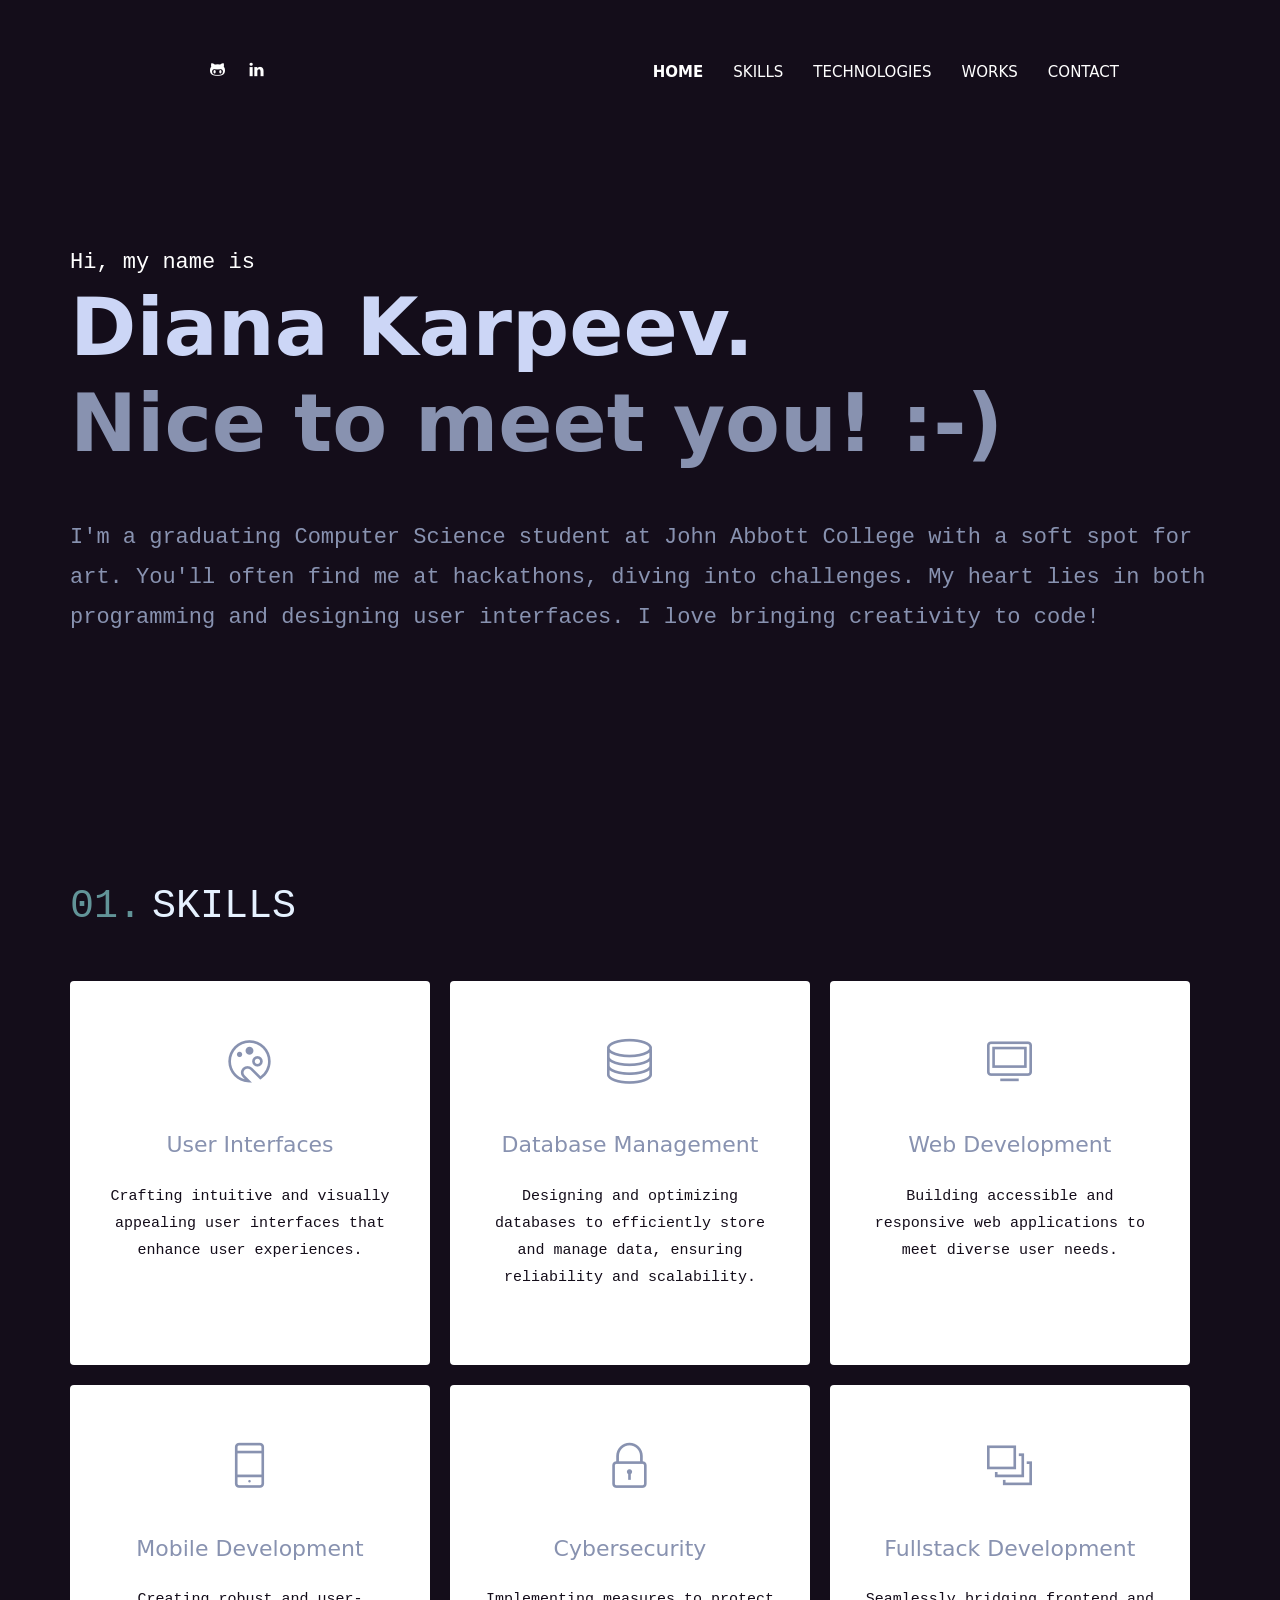
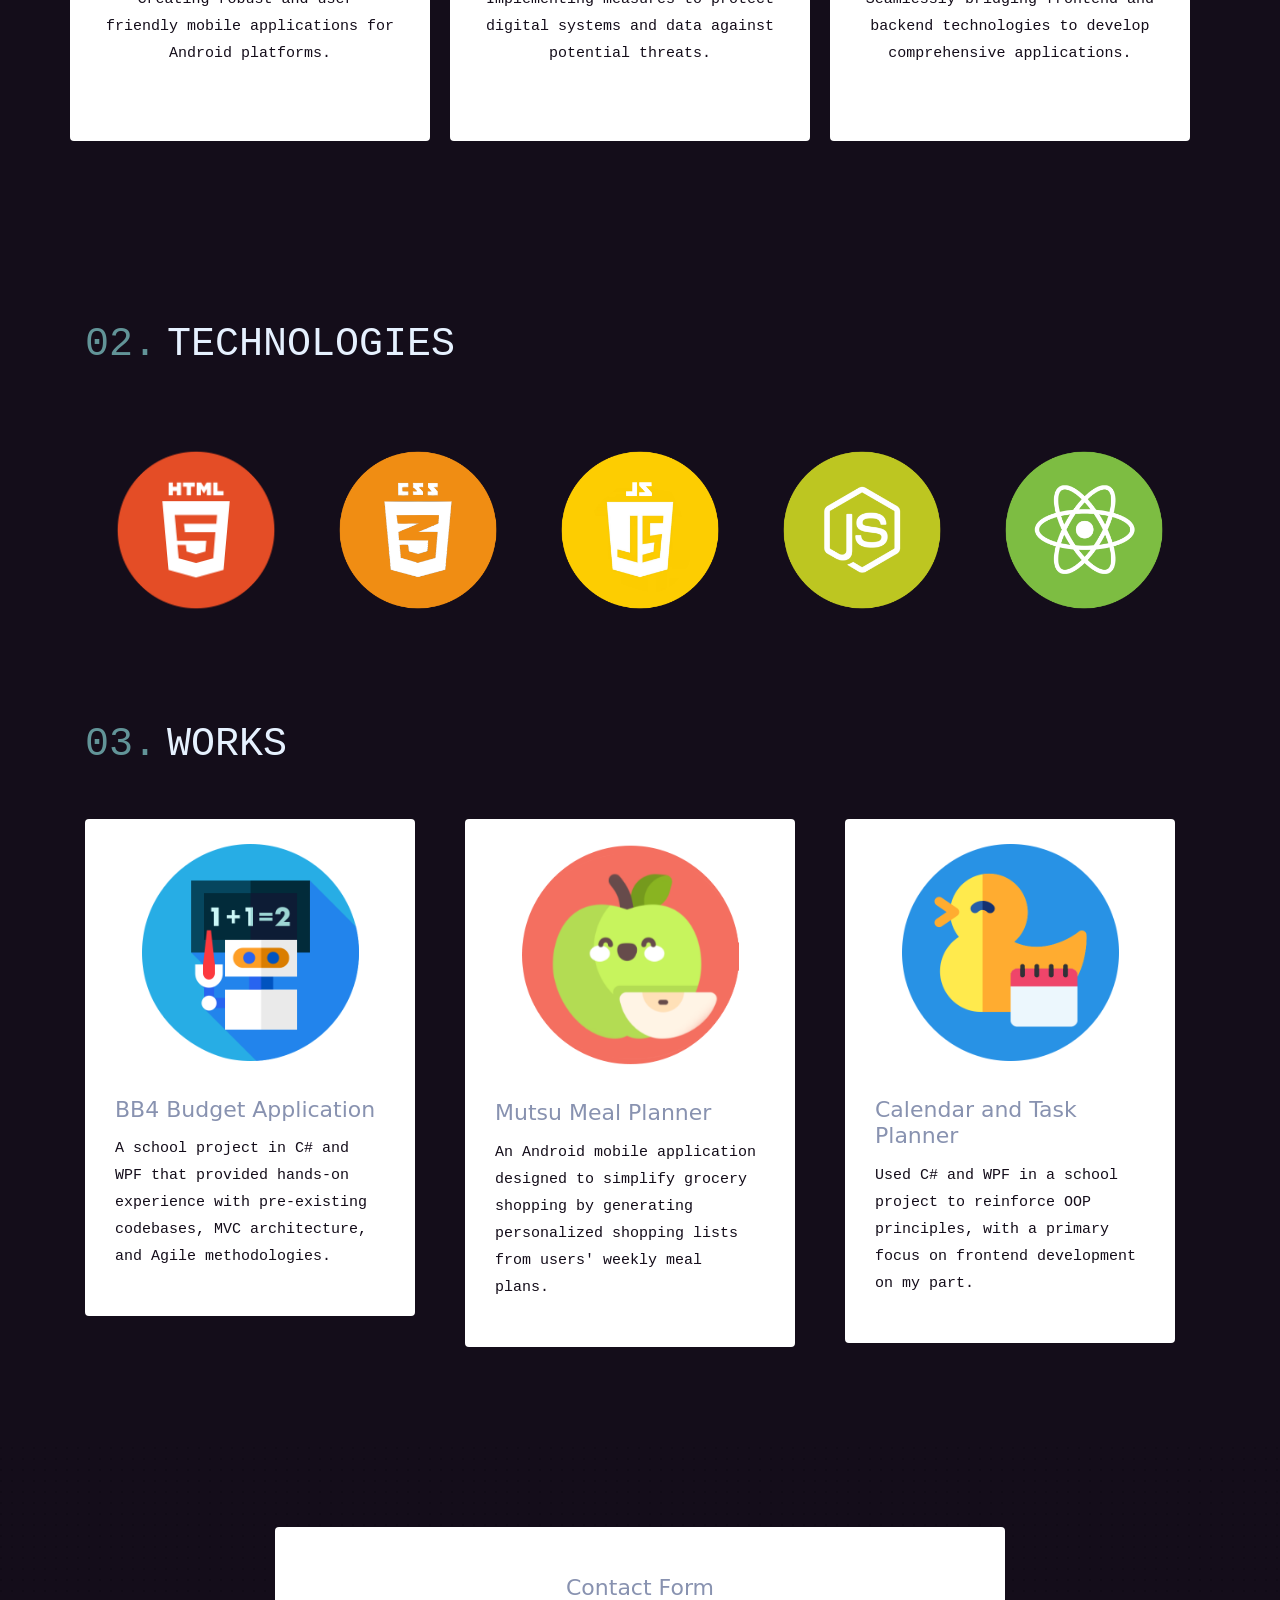
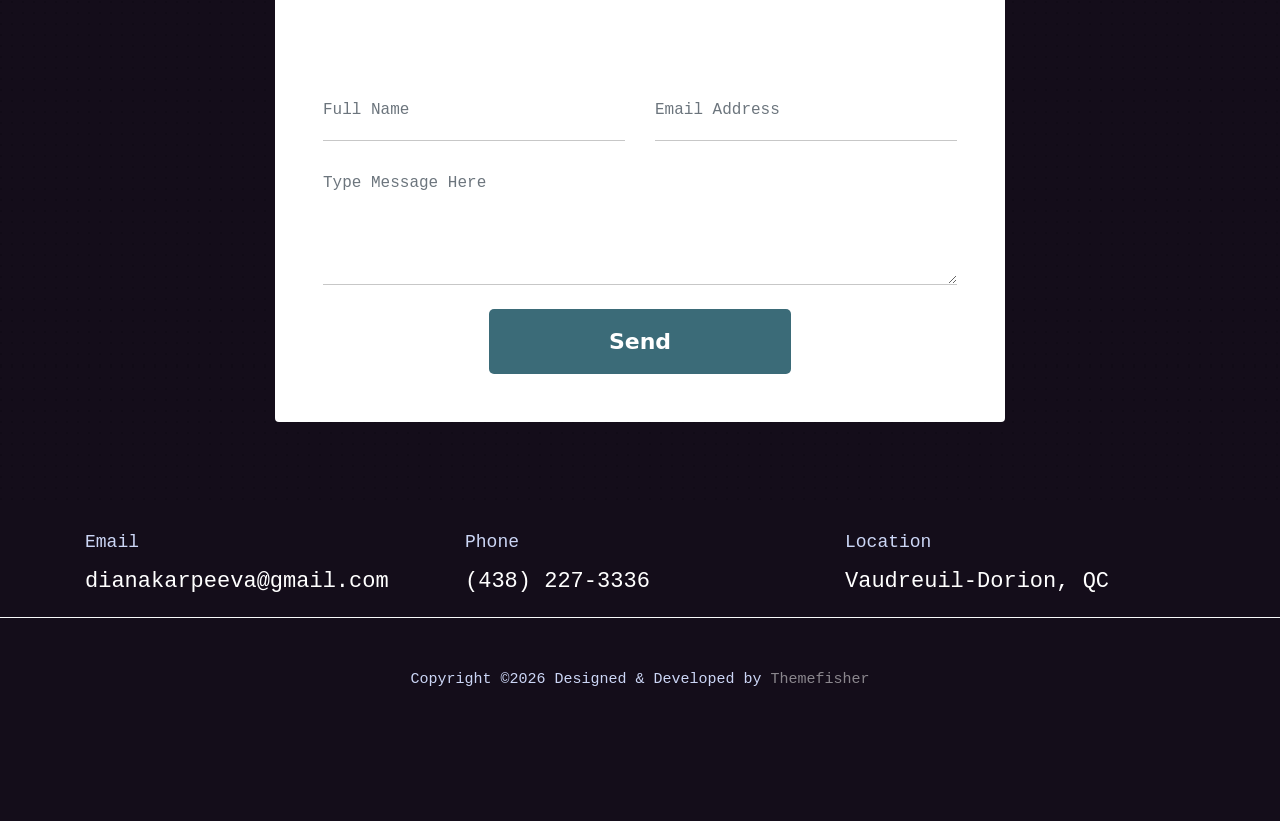
<file: index.html>
<!DOCTYPE html>

<!--
 // WEBSITE: https://themefisher.com
 // TWITTER: https://twitter.com/themefisher
 // FACEBOOK: https://www.facebook.com/themefisher
 // GITHUB: https://github.com/themefisher/
-->

<html lang="en">
<head>

  <!-- Basic Page Needs
  ================================================== -->
  <meta charset="utf-8">
  <title>Diana Karpeev</title>

  <!-- Mobile Specific Metas
  ================================================== -->
  <meta http-equiv="X-UA-Compatible" content="IE=edge">
  <meta name="description" content="Creative Portfolio Template">
  <meta name="viewport" content="width=device-width, initial-scale=1.0, maximum-scale=5.0">
  <meta name="author" content="Themefisher">
  <meta name="generator" content="Themefisher Kross Template v1.0">
  
  <!-- theme meta -->
  <meta name="theme-name" content="kross" />
  
  <!-- Favicon -->
  <link rel="shortcut icon" type="image/x-icon" href="images/favicon.png" />
  
  <!-- ** Plugins Needed for the Project ** -->
  <!-- Bootstrap -->
  <link rel="stylesheet" href="plugins/bootstrap/bootstrap.min.css">
  <!-- slick slider -->
  <link rel="stylesheet" href="plugins/slick/slick.css">
  <!-- themefy-icon -->
  <link rel="stylesheet" href="plugins/themify-icons/themify-icons.css">

  <!-- Main Stylesheet -->
  <link href="css/style.css" rel="stylesheet">

</head>
<body>
  

<header class="navigation fixed-top">
  <nav class="navbar navbar-expand-lg navbar-dark">
    <ul class="d-flex justify-content-between">
      <li class="mr-4"></li><a class="text-white" href="https://github.com/dianakarpeev"><i class="ti-github"></i></a></li>
      <li class="ml-4"><a class="text-white" href="https://www.linkedin.com/in/diana-karpeev/"><i class="ti-linkedin"></i></a></li>
    </ul>
    
    <button class="navbar-toggler" type="button" data-toggle="collapse" data-target="#navigation"
      aria-controls="navigation" aria-expanded="false" aria-label="Toggle navigation">
      <span class="navbar-toggler-icon"></span>
    </button>

    <div class="collapse navbar-collapse text-center" id="navigation">
      <ul class="navbar-nav ml-auto">
        <li class="nav-item active">
          <a class="nav-link" href="#home">Home</a>
        </li>
        <li class="nav-item">
          <a class="nav-link" href="#skills">Skills</a>
        </li>
        <li class="nav-item">
          <a class="nav-link" href="#technologies">Technologies</a>
        </li>
        <li class="nav-item">
          <a class="nav-link" href="#works">Works</a>
        </li>
        <li class="nav-item">
          <a class="nav-link" href="#contact">Contact</a>
        </li>
      </ul>
    </div>
  </nav>
</header>

<!-- hero area -->
<section class="section" id="home">
  <div class="container">
    <div class="row">
      <div class="col-lg-15 mx-auto">
        <h4 class="text-white font-secondary transition" style="transition-delay: 100ms;">Hi, my name is</h4>
        <h1 class="text-light font-tertiary transition" style="transition-delay: 200ms;">Diana Karpeev.</h1>
        <h1 class="text-color font-tertiary transition" style="transition-delay: 300ms; margin-bottom: 50px;">Nice to meet you! :-)</h1>
        <p class="font-secondary paragraph-lg text-dark transition" style="transition-delay: 400ms;">
          I'm a graduating Computer Science student at John Abbott College with a soft spot for art. 
          You'll often find me at hackathons, diving into challenges. 
          My heart lies in both programming and designing user interfaces. I love bringing creativity to code!
        </p>
      </div>
    </div>
  </div>
</section>
<!-- /hero area -->

<!-- skills -->
<section class="section" id="skills">
  <div class="container">
    <div class="row">
      <div>
        <h3 class="section-title">SKILLS</h3>
      </div>
      <div class="skills-cards">
        <div class="card hover-shadow shadow">
          <div class="card-body text-center px-4 py-5">
            <i class="ti-palette icon mb-5 d-inline-block"></i>
            <h4 class="mb-4">User Interfaces</h4>
            <p>Crafting intuitive and visually appealing user interfaces that enhance user experiences.</p>
          </div>
        </div>
        <div class="card hover-shadow shadow">
          <div class="card-body text-center px-4 py-5">
            <i class="ti-server icon mb-5 d-inline-block"></i>
            <h4 class="mb-4">Database Management</h4>
            <p>Designing and optimizing databases to efficiently store and manage data, ensuring reliability and scalability.</p>
          </div>
        </div>
        <div class="card hover-shadow shadow">
          <div class="card-body text-center px-4 py-5">
            <i class="ti-desktop icon mb-5 d-inline-block"></i>
            <h4 class="mb-4">Web Development</h4>
            <p>Building accessible and responsive web applications to meet diverse user needs.</p>
          </div>
        </div>
        <div class="card hover-shadow shadow">
          <div class="card-body text-center px-4 py-5">
            <i class="ti-mobile icon mb-5 d-inline-block"></i>
            <h4 class="mb-4">Mobile Development</h4>
            <p>Creating robust and user-friendly mobile applications for Android platforms.</p>
          </div>
        </div>
        <div class="card hover-shadow shadow">
          <div class="card-body text-center px-4 py-5">
            <i class="ti-lock icon mb-5 d-inline-block"></i>
            <h4 class="mb-4">Cybersecurity</h4>
            <p>Implementing measures to protect digital systems and data against potential threats.</p>
          </div>
        </div>  
        <div class="card hover-shadow shadow">
          <div class="card-body text-center px-4 py-5">
            <i class="ti-layers-alt icon mb-5 d-inline-block"></i>
            <h4 class="mb-4">Fullstack Development</h4>
            <p>Seamlessly bridging frontend and backend technologies to develop comprehensive applications.</p>
          </div>
        </div>
      </div>
    </div>
  </div>
</section>
<!-- /skills -->

<!-- logo slider -->
<section class="section pb-0" id="technologies">
  <div class="container">
    <div>
      <h3 class="section-title">TECHNOLOGIES</h3>
    </div>
    <div class="logo-slider d-flex align-items-center">
      <a href="contact.html" class="text-center d-block outline-0 p-4"><img class="d-unset img-fluid"
          src="images/clients-logo/html.webp" alt="HTML logo"></a>
      <a href="contact.html" class="text-center d-block outline-0 p-4"><img class="d-unset img-fluid"
          src="images/clients-logo/css.png" alt="CSS logo"></a>
      <a href="contact.html" class="text-center d-block outline-0 p-4"><img class="d-unset img-fluid"
          src="images/clients-logo/javascript.png" alt="Javascript logo"></a>
      <a href="contact.html" class="text-center d-block outline-0 p-4"><img class="d-unset img-fluid"
          src="images/clients-logo/node-js.png" alt="Node.js logo"></a>
      <a href="contact.html" class="text-center d-block outline-0 p-4"><img class="d-unset img-fluid"
          src="images/clients-logo/react.png" alt="React logo"></a>
      <a href="contact.html" class="text-center d-block outline-0 p-4"><img class="d-unset img-fluid"
          src="images/clients-logo/kotlin.png" alt="Kotlin logo"></a>
      <a href="contact.html" class="text-center d-block outline-0 p-4"><img class="d-unset img-fluid"
          src="images/clients-logo/jetpack-compose.png" alt="Jetpack Compose logo"></a>
      <a href="contact.html" class="text-center d-block outline-0 p-4"><img class="d-unset img-fluid"
          src="images/clients-logo/python.png" alt="Python logo"></a>
      <a href="contact.html" class="text-center d-block outline-0 p-4"><img class="d-unset img-fluid"
          src="images/clients-logo/sql.png" alt="SQL logo"></a>
      <a href="contact.html" class="text-center d-block outline-0 p-4"><img class="d-unset img-fluid"
          src="images/clients-logo/git.png" alt="Git logo"></a>
      <a href="contact.html" class="text-center d-block outline-0 p-4"><img class="d-unset img-fluid"
          src="images/clients-logo/net-core.png" alt=".NET Core logo"></a>
      <a href="contact.html" class="text-center d-block outline-0 p-4"><img class="d-unset img-fluid"
          src="images/clients-logo/csharp.png" alt="C# logo"></a>
      <a href="contact.html" class="text-center d-block outline-0 p-4"><img class="d-unset img-fluid"
          src="images/clients-logo/java.png" alt="Java logo"></a>
    </div>
  </div>
</section>
<!-- /client logo slider -->

<!-- works -->
<section class="section" id="works">
  <div class="container">
    <div class="row">
      <div class="col-12">
        <h3 class="section-title">WORKS</h3>
      </div>
      <div class="work-cards-container">
        <div class="col-lg-4 col-sm-6 mb-4 mb-lg-0">
          <article class="card shadow">
            <img class="rounded card-img-top" src="images/blog/bb4.png" alt="post-thumb">
            <div class="card-body">
              <h4 class="card-title"><a class="text-dark" href="https://github.com/carsonSgit/AppDev_BB4">BB4 Budget Application</a>
              </h4>
              <p class="cars-text">A school project in C# and WPF that provided hands-on experience with pre-existing codebases, MVC architecture, and Agile methodologies.</p>
            </div>
          </article>
        </div>
        <div class="col-lg-4 col-sm-6 mb-4 mb-lg-0">
          <article class="card shadow">
            <img class="rounded card-img-top" src="images/blog/mutsu.png" alt="post-thumb">
            <div class="card-body">
              <h4 class="card-title"><a class="text-dark" href="https://github.com/dianakarpeev/mutsu">Mutsu Meal Planner</a>
              </h4>
              <p class="cars-text">
                An Android mobile application designed to simplify grocery shopping by generating personalized shopping lists from users' weekly meal plans.
              </p>
            </div>
          </article>
        </div>
        <div class="col-lg-4 col-sm-6 mb-4 mb-lg-0">
          <article class="card shadow">
            <img class="rounded card-img-top" src="images/blog/rubber-duckies.png" alt="post-thumb">
            <div class="card-body">
              <h4 class="card-title"><a class="text-dark" href="https://github.com/PIII-Assignments-F22/piii-course-project-mel_diana_rubber_duckies">Calendar and Task Planner</a>
              </h4>
              <p class="cars-text">
                Used C# and WPF in a school project to reinforce OOP principles, with a primary focus on frontend development on my part.
              </p>
            </div>
          </article>
        </div>
      </div>
    </div>
  </div>
</section>
<!-- /works -->

<!-- contact -->
<section class="section section-on-footer" data-background="images/backgrounds/bg-dots.png" id="contact">
  <div class="container">
    <div class="row">
      <div class="col-lg-8 mx-auto">
        <div class="bg-white rounded text-center p-5 shadow-down">
          <h4 class="mb-80">Contact Form</h4>
          <form action="#" class="row">
            <div class="col-md-6">
              <input type="text" id="name" name="name" placeholder="Full Name" class="form-control px-0 mb-4" required>
            </div>
            <div class="col-md-6">
              <input type="email" id="email" name="email" placeholder="Email Address" class="form-control px-0 mb-4" required>
            </div>
            <div class="col-12">
              <textarea name="message" id="message" class="form-control px-0 mb-4"
                placeholder="Type Message Here" required></textarea>
            </div>
            <div class="col-lg-6 col-10 mx-auto">
              <button class="btn btn-primary w-100">send</button>
            </div>
          </form>
        </div>
      </div>
    </div>
  </div>
</section>
<!-- /contact -->

<!-- footer -->
<footer class="section" id="footer">
  <div class="container footer-container">
    <div class="row">
      <div class="col-md-4">
        <h5 class="text-light">Email</h5>
        <p class="text-white paragraph-lg font-secondary">dianakarpeeva@gmail.com</p>
      </div>
      <div class="col-md-4">
        <h5 class="text-light">Phone</h5>
        <p class="text-white paragraph-lg font-secondary">(438) 227-3336</p>
      </div>
      <div class="col-md-4">
        <h5 class="text-light">Location</h5>
        <p class="text-white paragraph-lg font-secondary">Vaudreuil-Dorion, QC</p>
      </div>
    </div>
  </div>
  <div class="border-top text-center border-light py-5">
    <p class="mb-0 text-light">Copyright &copy;<script>
        var CurrentYear = new Date().getFullYear()
        document.write(CurrentYear)
      </script> Designed &amp; Developed by <a class="text-white-50" href="Themefisher">Themefisher</a></p>
  </div>
</footer>
<!-- /footer -->

<!-- jQuery -->
<script src="plugins/jQuery/jquery.min.js"></script>
<!-- Bootstrap JS -->
<script src="plugins/bootstrap/bootstrap.min.js"></script>
<!-- slick slider -->
<script src="plugins/slick/slick.min.js"></script>
<!-- filter -->
<script src="plugins/shuffle/shuffle.min.js"></script>

<!-- Main Script -->
<script src="js/script.js"></script>

</body>
</html>
</file>
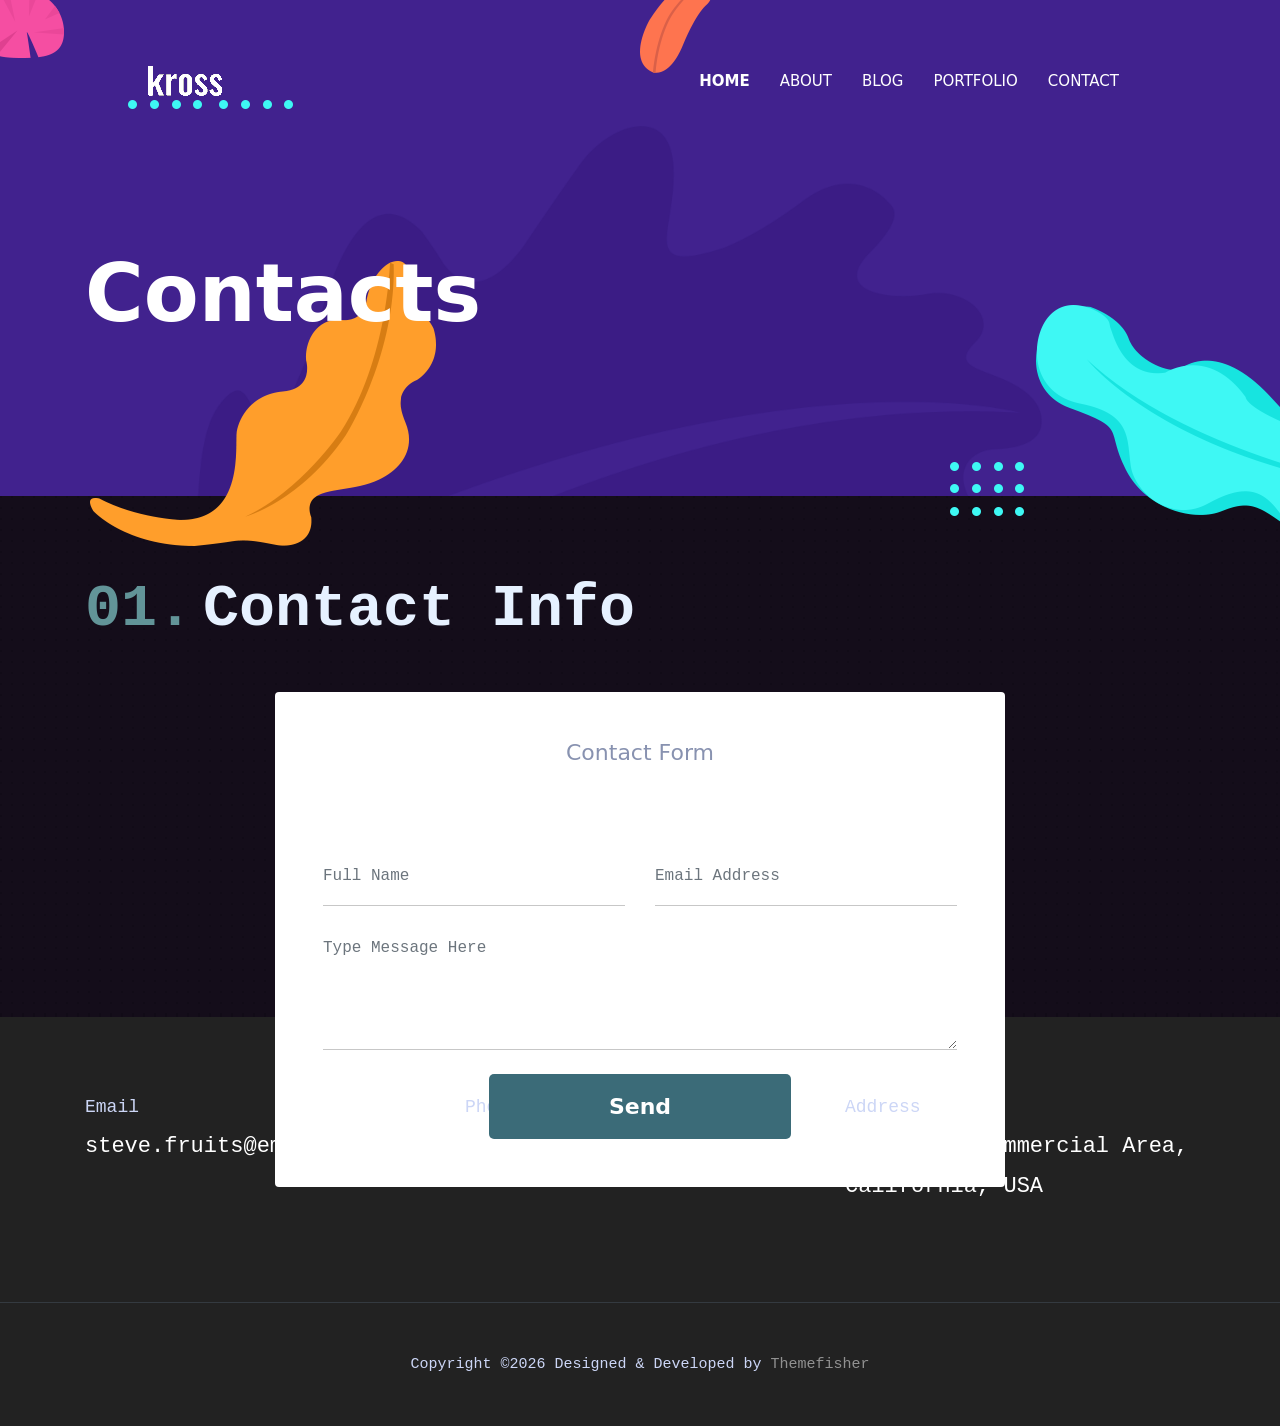
<file: contact.html>
<!DOCTYPE html>

<!--
 // WEBSITE: https://themefisher.com
 // TWITTER: https://twitter.com/themefisher
 // FACEBOOK: https://www.facebook.com/themefisher
 // GITHUB: https://github.com/themefisher/
-->

<html lang="en">
<head>

  <!-- Basic Page Needs
  ================================================== -->
  <meta charset="utf-8">
  <title>Kross - Creative Portfolio Template</title>

  <!-- Mobile Specific Metas
  ================================================== -->
  <meta http-equiv="X-UA-Compatible" content="IE=edge">
  <meta name="description" content="Creative Portfolio Template">
  <meta name="viewport" content="width=device-width, initial-scale=1.0, maximum-scale=5.0">
  <meta name="author" content="Themefisher">
  <meta name="generator" content="Themefisher Kross Template v1.0">
  <!-- Favicon -->
  <link rel="shortcut icon" type="image/x-icon" href="images/favicon.png" />
  
  <!-- ** Plugins Needed for the Project ** -->
  <!-- Bootstrap -->
  <link rel="stylesheet" href="plugins/bootstrap/bootstrap.min.css">
  <!-- slick slider -->
  <link rel="stylesheet" href="plugins/slick/slick.css">
  <!-- themefy-icon -->
  <link rel="stylesheet" href="plugins/themify-icons/themify-icons.css">

  <!-- Main Stylesheet -->
  <link href="css/style.css" rel="stylesheet">

</head>
<body>
  

<header class="navigation fixed-top">
  <nav class="navbar navbar-expand-lg navbar-dark">
    <a class="navbar-brand font-tertiary h3" href="index.html"><img src="images/logo.png" alt="Myself"></a>
    <button class="navbar-toggler" type="button" data-toggle="collapse" data-target="#navigation"
      aria-controls="navigation" aria-expanded="false" aria-label="Toggle navigation">
      <span class="navbar-toggler-icon"></span>
    </button>

    <div class="collapse navbar-collapse text-center" id="navigation">
      <ul class="navbar-nav ml-auto">
        <li class="nav-item active">
          <a class="nav-link" href="index.html">Home</a>
        </li>
        <li class="nav-item">
          <a class="nav-link" href="about.html">about</a>
        </li>
        <li class="nav-item">
          <a class="nav-link" href="blog.html">Blog</a>
        </li>
        <li class="nav-item">
          <a class="nav-link" href="portfolio.html">Portfolio</a>
        </li>
        <li class="nav-item">
          <a class="nav-link" href="contact.html">Contact</a>
        </li>
      </ul>
    </div>
  </nav>
</header>

<!-- page title -->
<section class="page-title bg-primary position-relative">
  <div class="container">
    <div class="row">
      <div class="col-12 text-center">
        <h1 class="text-white font-tertiary">Contacts</h1>
      </div>
    </div>
  </div>
  <!-- background shapes -->
  <img src="images/illustrations/page-title.png" alt="illustrations" class="bg-shape-1 w-100">
  <img src="images/illustrations/leaf-pink-round.png" alt="illustrations" class="bg-shape-2">
  <img src="images/illustrations/dots-cyan.png" alt="illustrations" class="bg-shape-3">
  <img src="images/illustrations/leaf-orange.png" alt="illustrations" class="bg-shape-4">
  <img src="images/illustrations/leaf-yellow.png" alt="illustrations" class="bg-shape-5">
  <img src="images/illustrations/dots-group-cyan.png" alt="illustrations" class="bg-shape-6">
  <img src="images/illustrations/leaf-cyan-lg.png" alt="illustrations" class="bg-shape-7">
</section>
<!-- /page title -->

<!-- contact -->
<section class="section section-on-footer" data-background="images/backgrounds/bg-dots.png">
  <div class="container">
    <div class="row">
      <div class="col-12 text-center">
        <h2 class="section-title">Contact Info</h2>
      </div>
      <div class="col-lg-8 mx-auto">
        <div class="bg-white rounded text-center p-5 shadow-down">
          <h4 class="mb-80">Contact Form</h4>
          <form action="#" class="row">
            <div class="col-md-6">
              <input type="text" id="name" name="name" placeholder="Full Name" class="form-control px-0 mb-4" required>
            </div>
            <div class="col-md-6">
              <input type="email" id="email" name="email" placeholder="Email Address" class="form-control px-0 mb-4" required>
            </div>
            <div class="col-12">
              <textarea name="message" id="message" class="form-control px-0 mb-4"
                placeholder="Type Message Here" required></textarea>
            </div>
            <div class="col-lg-6 col-10 mx-auto">
              <button class="btn btn-primary w-100">send</button>
            </div>
          </form>
        </div>
      </div>
    </div>
  </div>
</section>
<!-- /contact -->

<!-- footer -->
<footer class="bg-dark footer-section">
  <div class="section">
    <div class="container">
      <div class="row">
        <div class="col-md-4">
          <h5 class="text-light">Email</h5>
          <p class="text-white paragraph-lg font-secondary">steve.fruits@email.com</p>
        </div>
        <div class="col-md-4">
          <h5 class="text-light">Phone</h5>
          <p class="text-white paragraph-lg font-secondary">+880 2544 658 256</p>
        </div>
        <div class="col-md-4">
          <h5 class="text-light">Address</h5>
          <p class="text-white paragraph-lg font-secondary">125/A, CA Commercial Area, California, USA</p>
        </div>
      </div>
    </div>
  </div>
  <div class="border-top text-center border-dark py-5">
    <p class="mb-0 text-light">Copyright &copy;<script>
        var CurrentYear = new Date().getFullYear()
        document.write(CurrentYear)
      </script> Designed &amp; Developed by <a class="text-white-50" href="Themefisher">Themefisher</a></p>
  </div>
</footer>
<!-- /footer -->

<!-- jQuery -->
<script src="plugins/jQuery/jquery.min.js"></script>
<!-- Bootstrap JS -->
<script src="plugins/bootstrap/bootstrap.min.js"></script>
<!-- slick slider -->
<script src="plugins/slick/slick.min.js"></script>
<!-- filter -->
<script src="plugins/shuffle/shuffle.min.js"></script>

<!-- Main Script -->
<script src="js/script.js"></script>

</body>
</html>
</file>
<file: plugins/themify-icons/themify-icons.css>
@font-face{font-family:themify;src:url(fonts/themify.eot?-fvbane);src:url(fonts/themify.eot?#iefix-fvbane) format('embedded-opentype'),url(fonts/themify.woff?-fvbane) format('woff'),url(fonts/themify.ttf?-fvbane) format('truetype'),url(fonts/themify.svg?-fvbane#themify) format('svg');font-weight:400;font-style:normal}[class*=" ti-"],[class^=ti-]{font-family:themify;speak:none;font-style:normal;font-weight:400;font-variant:normal;text-transform:none;line-height:1;-webkit-font-smoothing:antialiased;-moz-osx-font-smoothing:grayscale}.ti-wand:before{content:"\e600"}.ti-volume:before{content:"\e601"}.ti-user:before{content:"\e602"}.ti-unlock:before{content:"\e603"}.ti-unlink:before{content:"\e604"}.ti-trash:before{content:"\e605"}.ti-thought:before{content:"\e606"}.ti-target:before{content:"\e607"}.ti-tag:before{content:"\e608"}.ti-tablet:before{content:"\e609"}.ti-star:before{content:"\e60a"}.ti-spray:before{content:"\e60b"}.ti-signal:before{content:"\e60c"}.ti-shopping-cart:before{content:"\e60d"}.ti-shopping-cart-full:before{content:"\e60e"}.ti-settings:before{content:"\e60f"}.ti-search:before{content:"\e610"}.ti-zoom-in:before{content:"\e611"}.ti-zoom-out:before{content:"\e612"}.ti-cut:before{content:"\e613"}.ti-ruler:before{content:"\e614"}.ti-ruler-pencil:before{content:"\e615"}.ti-ruler-alt:before{content:"\e616"}.ti-bookmark:before{content:"\e617"}.ti-bookmark-alt:before{content:"\e618"}.ti-reload:before{content:"\e619"}.ti-plus:before{content:"\e61a"}.ti-pin:before{content:"\e61b"}.ti-pencil:before{content:"\e61c"}.ti-pencil-alt:before{content:"\e61d"}.ti-paint-roller:before{content:"\e61e"}.ti-paint-bucket:before{content:"\e61f"}.ti-na:before{content:"\e620"}.ti-mobile:before{content:"\e621"}.ti-minus:before{content:"\e622"}.ti-medall:before{content:"\e623"}.ti-medall-alt:before{content:"\e624"}.ti-marker:before{content:"\e625"}.ti-marker-alt:before{content:"\e626"}.ti-arrow-up:before{content:"\e627"}.ti-arrow-right:before{content:"\e628"}.ti-arrow-left:before{content:"\e629"}.ti-arrow-down:before{content:"\e62a"}.ti-lock:before{content:"\e62b"}.ti-location-arrow:before{content:"\e62c"}.ti-link:before{content:"\e62d"}.ti-layout:before{content:"\e62e"}.ti-layers:before{content:"\e62f"}.ti-layers-alt:before{content:"\e630"}.ti-key:before{content:"\e631"}.ti-import:before{content:"\e632"}.ti-image:before{content:"\e633"}.ti-heart:before{content:"\e634"}.ti-heart-broken:before{content:"\e635"}.ti-hand-stop:before{content:"\e636"}.ti-hand-open:before{content:"\e637"}.ti-hand-drag:before{content:"\e638"}.ti-folder:before{content:"\e639"}.ti-flag:before{content:"\e63a"}.ti-flag-alt:before{content:"\e63b"}.ti-flag-alt-2:before{content:"\e63c"}.ti-eye:before{content:"\e63d"}.ti-export:before{content:"\e63e"}.ti-exchange-vertical:before{content:"\e63f"}.ti-desktop:before{content:"\e640"}.ti-cup:before{content:"\e641"}.ti-crown:before{content:"\e642"}.ti-comments:before{content:"\e643"}.ti-comment:before{content:"\e644"}.ti-comment-alt:before{content:"\e645"}.ti-close:before{content:"\e646"}.ti-clip:before{content:"\e647"}.ti-angle-up:before{content:"\e648"}.ti-angle-right:before{content:"\e649"}.ti-angle-left:before{content:"\e64a"}.ti-angle-down:before{content:"\e64b"}.ti-check:before{content:"\e64c"}.ti-check-box:before{content:"\e64d"}.ti-camera:before{content:"\e64e"}.ti-announcement:before{content:"\e64f"}.ti-brush:before{content:"\e650"}.ti-briefcase:before{content:"\e651"}.ti-bolt:before{content:"\e652"}.ti-bolt-alt:before{content:"\e653"}.ti-blackboard:before{content:"\e654"}.ti-bag:before{content:"\e655"}.ti-move:before{content:"\e656"}.ti-arrows-vertical:before{content:"\e657"}.ti-arrows-horizontal:before{content:"\e658"}.ti-fullscreen:before{content:"\e659"}.ti-arrow-top-right:before{content:"\e65a"}.ti-arrow-top-left:before{content:"\e65b"}.ti-arrow-circle-up:before{content:"\e65c"}.ti-arrow-circle-right:before{content:"\e65d"}.ti-arrow-circle-left:before{content:"\e65e"}.ti-arrow-circle-down:before{content:"\e65f"}.ti-angle-double-up:before{content:"\e660"}.ti-angle-double-right:before{content:"\e661"}.ti-angle-double-left:before{content:"\e662"}.ti-angle-double-down:before{content:"\e663"}.ti-zip:before{content:"\e664"}.ti-world:before{content:"\e665"}.ti-wheelchair:before{content:"\e666"}.ti-view-list:before{content:"\e667"}.ti-view-list-alt:before{content:"\e668"}.ti-view-grid:before{content:"\e669"}.ti-uppercase:before{content:"\e66a"}.ti-upload:before{content:"\e66b"}.ti-underline:before{content:"\e66c"}.ti-truck:before{content:"\e66d"}.ti-timer:before{content:"\e66e"}.ti-ticket:before{content:"\e66f"}.ti-thumb-up:before{content:"\e670"}.ti-thumb-down:before{content:"\e671"}.ti-text:before{content:"\e672"}.ti-stats-up:before{content:"\e673"}.ti-stats-down:before{content:"\e674"}.ti-split-v:before{content:"\e675"}.ti-split-h:before{content:"\e676"}.ti-smallcap:before{content:"\e677"}.ti-shine:before{content:"\e678"}.ti-shift-right:before{content:"\e679"}.ti-shift-left:before{content:"\e67a"}.ti-shield:before{content:"\e67b"}.ti-notepad:before{content:"\e67c"}.ti-server:before{content:"\e67d"}.ti-quote-right:before{content:"\e67e"}.ti-quote-left:before{content:"\e67f"}.ti-pulse:before{content:"\e680"}.ti-printer:before{content:"\e681"}.ti-power-off:before{content:"\e682"}.ti-plug:before{content:"\e683"}.ti-pie-chart:before{content:"\e684"}.ti-paragraph:before{content:"\e685"}.ti-panel:before{content:"\e686"}.ti-package:before{content:"\e687"}.ti-music:before{content:"\e688"}.ti-music-alt:before{content:"\e689"}.ti-mouse:before{content:"\e68a"}.ti-mouse-alt:before{content:"\e68b"}.ti-money:before{content:"\e68c"}.ti-microphone:before{content:"\e68d"}.ti-menu:before{content:"\e68e"}.ti-menu-alt:before{content:"\e68f"}.ti-map:before{content:"\e690"}.ti-map-alt:before{content:"\e691"}.ti-loop:before{content:"\e692"}.ti-location-pin:before{content:"\e693"}.ti-list:before{content:"\e694"}.ti-light-bulb:before{content:"\e695"}.ti-Italic:before{content:"\e696"}.ti-info:before{content:"\e697"}.ti-infinite:before{content:"\e698"}.ti-id-badge:before{content:"\e699"}.ti-hummer:before{content:"\e69a"}.ti-home:before{content:"\e69b"}.ti-help:before{content:"\e69c"}.ti-headphone:before{content:"\e69d"}.ti-harddrives:before{content:"\e69e"}.ti-harddrive:before{content:"\e69f"}.ti-gift:before{content:"\e6a0"}.ti-game:before{content:"\e6a1"}.ti-filter:before{content:"\e6a2"}.ti-files:before{content:"\e6a3"}.ti-file:before{content:"\e6a4"}.ti-eraser:before{content:"\e6a5"}.ti-envelope:before{content:"\e6a6"}.ti-download:before{content:"\e6a7"}.ti-direction:before{content:"\e6a8"}.ti-direction-alt:before{content:"\e6a9"}.ti-dashboard:before{content:"\e6aa"}.ti-control-stop:before{content:"\e6ab"}.ti-control-shuffle:before{content:"\e6ac"}.ti-control-play:before{content:"\e6ad"}.ti-control-pause:before{content:"\e6ae"}.ti-control-forward:before{content:"\e6af"}.ti-control-backward:before{content:"\e6b0"}.ti-cloud:before{content:"\e6b1"}.ti-cloud-up:before{content:"\e6b2"}.ti-cloud-down:before{content:"\e6b3"}.ti-clipboard:before{content:"\e6b4"}.ti-car:before{content:"\e6b5"}.ti-calendar:before{content:"\e6b6"}.ti-book:before{content:"\e6b7"}.ti-bell:before{content:"\e6b8"}.ti-basketball:before{content:"\e6b9"}.ti-bar-chart:before{content:"\e6ba"}.ti-bar-chart-alt:before{content:"\e6bb"}.ti-back-right:before{content:"\e6bc"}.ti-back-left:before{content:"\e6bd"}.ti-arrows-corner:before{content:"\e6be"}.ti-archive:before{content:"\e6bf"}.ti-anchor:before{content:"\e6c0"}.ti-align-right:before{content:"\e6c1"}.ti-align-left:before{content:"\e6c2"}.ti-align-justify:before{content:"\e6c3"}.ti-align-center:before{content:"\e6c4"}.ti-alert:before{content:"\e6c5"}.ti-alarm-clock:before{content:"\e6c6"}.ti-agenda:before{content:"\e6c7"}.ti-write:before{content:"\e6c8"}.ti-window:before{content:"\e6c9"}.ti-widgetized:before{content:"\e6ca"}.ti-widget:before{content:"\e6cb"}.ti-widget-alt:before{content:"\e6cc"}.ti-wallet:before{content:"\e6cd"}.ti-video-clapper:before{content:"\e6ce"}.ti-video-camera:before{content:"\e6cf"}.ti-vector:before{content:"\e6d0"}.ti-themify-logo:before{content:"\e6d1"}.ti-themify-favicon:before{content:"\e6d2"}.ti-themify-favicon-alt:before{content:"\e6d3"}.ti-support:before{content:"\e6d4"}.ti-stamp:before{content:"\e6d5"}.ti-split-v-alt:before{content:"\e6d6"}.ti-slice:before{content:"\e6d7"}.ti-shortcode:before{content:"\e6d8"}.ti-shift-right-alt:before{content:"\e6d9"}.ti-shift-left-alt:before{content:"\e6da"}.ti-ruler-alt-2:before{content:"\e6db"}.ti-receipt:before{content:"\e6dc"}.ti-pin2:before{content:"\e6dd"}.ti-pin-alt:before{content:"\e6de"}.ti-pencil-alt2:before{content:"\e6df"}.ti-palette:before{content:"\e6e0"}.ti-more:before{content:"\e6e1"}.ti-more-alt:before{content:"\e6e2"}.ti-microphone-alt:before{content:"\e6e3"}.ti-magnet:before{content:"\e6e4"}.ti-line-double:before{content:"\e6e5"}.ti-line-dotted:before{content:"\e6e6"}.ti-line-dashed:before{content:"\e6e7"}.ti-layout-width-full:before{content:"\e6e8"}.ti-layout-width-default:before{content:"\e6e9"}.ti-layout-width-default-alt:before{content:"\e6ea"}.ti-layout-tab:before{content:"\e6eb"}.ti-layout-tab-window:before{content:"\e6ec"}.ti-layout-tab-v:before{content:"\e6ed"}.ti-layout-tab-min:before{content:"\e6ee"}.ti-layout-slider:before{content:"\e6ef"}.ti-layout-slider-alt:before{content:"\e6f0"}.ti-layout-sidebar-right:before{content:"\e6f1"}.ti-layout-sidebar-none:before{content:"\e6f2"}.ti-layout-sidebar-left:before{content:"\e6f3"}.ti-layout-placeholder:before{content:"\e6f4"}.ti-layout-menu:before{content:"\e6f5"}.ti-layout-menu-v:before{content:"\e6f6"}.ti-layout-menu-separated:before{content:"\e6f7"}.ti-layout-menu-full:before{content:"\e6f8"}.ti-layout-media-right-alt:before{content:"\e6f9"}.ti-layout-media-right:before{content:"\e6fa"}.ti-layout-media-overlay:before{content:"\e6fb"}.ti-layout-media-overlay-alt:before{content:"\e6fc"}.ti-layout-media-overlay-alt-2:before{content:"\e6fd"}.ti-layout-media-left-alt:before{content:"\e6fe"}.ti-layout-media-left:before{content:"\e6ff"}.ti-layout-media-center-alt:before{content:"\e700"}.ti-layout-media-center:before{content:"\e701"}.ti-layout-list-thumb:before{content:"\e702"}.ti-layout-list-thumb-alt:before{content:"\e703"}.ti-layout-list-post:before{content:"\e704"}.ti-layout-list-large-image:before{content:"\e705"}.ti-layout-line-solid:before{content:"\e706"}.ti-layout-grid4:before{content:"\e707"}.ti-layout-grid3:before{content:"\e708"}.ti-layout-grid2:before{content:"\e709"}.ti-layout-grid2-thumb:before{content:"\e70a"}.ti-layout-cta-right:before{content:"\e70b"}.ti-layout-cta-left:before{content:"\e70c"}.ti-layout-cta-center:before{content:"\e70d"}.ti-layout-cta-btn-right:before{content:"\e70e"}.ti-layout-cta-btn-left:before{content:"\e70f"}.ti-layout-column4:before{content:"\e710"}.ti-layout-column3:before{content:"\e711"}.ti-layout-column2:before{content:"\e712"}.ti-layout-accordion-separated:before{content:"\e713"}.ti-layout-accordion-merged:before{content:"\e714"}.ti-layout-accordion-list:before{content:"\e715"}.ti-ink-pen:before{content:"\e716"}.ti-info-alt:before{content:"\e717"}.ti-help-alt:before{content:"\e718"}.ti-headphone-alt:before{content:"\e719"}.ti-hand-point-up:before{content:"\e71a"}.ti-hand-point-right:before{content:"\e71b"}.ti-hand-point-left:before{content:"\e71c"}.ti-hand-point-down:before{content:"\e71d"}.ti-gallery:before{content:"\e71e"}.ti-face-smile:before{content:"\e71f"}.ti-face-sad:before{content:"\e720"}.ti-credit-card:before{content:"\e721"}.ti-control-skip-forward:before{content:"\e722"}.ti-control-skip-backward:before{content:"\e723"}.ti-control-record:before{content:"\e724"}.ti-control-eject:before{content:"\e725"}.ti-comments-smiley:before{content:"\e726"}.ti-brush-alt:before{content:"\e727"}.ti-youtube:before{content:"\e728"}.ti-vimeo:before{content:"\e729"}.ti-twitter:before{content:"\e72a"}.ti-time:before{content:"\e72b"}.ti-tumblr:before{content:"\e72c"}.ti-skype:before{content:"\e72d"}.ti-share:before{content:"\e72e"}.ti-share-alt:before{content:"\e72f"}.ti-rocket:before{content:"\e730"}.ti-pinterest:before{content:"\e731"}.ti-new-window:before{content:"\e732"}.ti-microsoft:before{content:"\e733"}.ti-list-ol:before{content:"\e734"}.ti-linkedin:before{content:"\e735"}.ti-layout-sidebar-2:before{content:"\e736"}.ti-layout-grid4-alt:before{content:"\e737"}.ti-layout-grid3-alt:before{content:"\e738"}.ti-layout-grid2-alt:before{content:"\e739"}.ti-layout-column4-alt:before{content:"\e73a"}.ti-layout-column3-alt:before{content:"\e73b"}.ti-layout-column2-alt:before{content:"\e73c"}.ti-instagram:before{content:"\e73d"}.ti-google:before{content:"\e73e"}.ti-github:before{content:"\e73f"}.ti-flickr:before{content:"\e740"}.ti-facebook:before{content:"\e741"}.ti-dropbox:before{content:"\e742"}.ti-dribbble:before{content:"\e743"}.ti-apple:before{content:"\e744"}.ti-android:before{content:"\e745"}.ti-save:before{content:"\e746"}.ti-save-alt:before{content:"\e747"}.ti-yahoo:before{content:"\e748"}.ti-wordpress:before{content:"\e749"}.ti-vimeo-alt:before{content:"\e74a"}.ti-twitter-alt:before{content:"\e74b"}.ti-tumblr-alt:before{content:"\e74c"}.ti-trello:before{content:"\e74d"}.ti-stack-overflow:before{content:"\e74e"}.ti-soundcloud:before{content:"\e74f"}.ti-sharethis:before{content:"\e750"}.ti-sharethis-alt:before{content:"\e751"}.ti-reddit:before{content:"\e752"}.ti-pinterest-alt:before{content:"\e753"}.ti-microsoft-alt:before{content:"\e754"}.ti-linux:before{content:"\e755"}.ti-jsfiddle:before{content:"\e756"}.ti-joomla:before{content:"\e757"}.ti-html5:before{content:"\e758"}.ti-flickr-alt:before{content:"\e759"}.ti-email:before{content:"\e75a"}.ti-drupal:before{content:"\e75b"}.ti-dropbox-alt:before{content:"\e75c"}.ti-css3:before{content:"\e75d"}.ti-rss:before{content:"\e75e"}.ti-rss-alt:before{content:"\e75f"}
</file>
<file: css/style.css>
/**
 * WEBSITE: https://themefisher.com
 * TWITTER: https://twitter.com/themefisher
 * FACEBOOK: https://www.facebook.com/themefisher
 * GITHUB: https://github.com/themefisher/
 */

/*  typography */

:root {
  --dark-purple: #140D1A;
  --purple: #1E102F;
  --light-navy: #144158;
  --dull-bue: #3B6B78;
  --blue: #629498;
  --slate: #8892b0;
  --light-slate: #a8b2d1;
  --lightest-slate: #ccd6f6;
  --navy-shadow: rgba(2, 12, 27, 0.7);
  --white: #e6f1ff;

  
  --font-sans: 'Calibre', 'Inter', 'San Francisco', 'SF Pro Text', -apple-system, system-ui,
  sans-serif;
  --font-mono: 'SF Mono', 'Fira Code', 'Fira Mono', 'Roboto Mono', monospace;
}

body {
  line-height: 1.2;
  font-family: var(--font-mono);
  -webkit-font-smoothing: antialiased;
  font-size: 15px;
  color: var(--slate);
}

p, .paragraph {
  font-weight: 400;
  color: var(--dark-purple);
  font-size: 15px;
  line-height: 1.8;
  font-family: var(--font-mono);
}
p-lg, .paragraph-lg {
  font-size: 22px;
}

h1, h2 {
  color: var(--lightest-slate);
  font-family: var(--font-sans);
  line-height: 1.1;
  text-align: start;
  font-weight: bold;
}

/* Taken from Brittany Chiang at https://v4.brittanychiang.com */
.section-title::before {
  position: relative;
  counter-increment: section 1;
  content: "0" counter(section) ".";
  margin-right: 10px;
  color: var(--blue);
  font-family: var(--font-mono);
  font-size: clamp(var(--fz-md),3vw,var(--fz-xl));
}

.section-title {
  position: relative;
  font-family: var(--font-mono);
}

.transition {
  transition: width 0.5s ease-in-out;
}

h1, .h1 {
  font-size: 80px;
}
@media (max-width: 991px) {
  h1, .h1 {
    font-size: 65px;
  }
}

h2, .h2 {
  font-size: 60px;
}
@media (max-width: 991px) {
  h2, .h2 {
    font-size: 50px;
  }
}

h3, .h3 {
  font-size: 40px;
}

h4, .h4 {
  font-size: 22px;
  font-family: var(--font-sans)
}

h5, .h5 {
  font-size: 18px;
}

h6, .h6 {
  font-size: 14px;
}

/* Button style */
.btn {
  font-size: 22px;
  font-family: var(--font-sans);
  text-transform: capitalize;
  padding: 16px 44px;
  border-radius: 5px;
  font-weight: 600;
  border: 0;
  position: relative;
  z-index: 1;
  transition: 0.2s ease;
}
.btn:focus {
  outline: 0;
  box-shadow: none !important;
}
.btn:active {
  box-shadow: none;
}
.btn-sm {
  font-size: 15px;
  padding: 10px 30px;
}
.btn-xs {
  padding: 5px 10px;
  font-size: 15px;
}

.btn-primary {
  background: var(--dull-bue);
  color: #fff;
}
.btn-primary:active {
  background: #542cb7 !important;
}
.btn-primary:hover {
  background: #542cb7;
}
.btn-primary.focus, .btn-primary.active {
  background: #542cb7 !important;
  box-shadow: none !important;
}

.btn-transparent {
  background: transparent;
  color: #41228e;
  font-weight: bold;
}
.btn-transparent:active, .btn-transparent:hover {
  color: #41228e;
}

body {
  background-color: var(--dark-purple);
  overflow-x: hidden;
  counter-reset: section;
}

::-moz-selection {
  background: #542cb7;
  color: #fff;
}

::selection {
  background: #542cb7;
  color: #fff;
}

/* preloader */
.preloader {
  position: fixed;
  top: 0;
  left: 0;
  right: 0;
  bottom: 0;
  background-color: #fff;
  z-index: 999;
  display: flex;
  align-items: center;
  justify-content: center;
}

ol,
ul {
  list-style-type: none;
  margin: 0px;
}

img {
  vertical-align: middle;
  border: 0;
}

a,
a:hover,
a:focus {
  text-decoration: none;
}

a,
button,
select {
  cursor: pointer;
  transition: 0.2s ease;
}
a:focus,
button:focus,
select:focus {
  outline: 0;
}

a.text-dark:hover {
  color: #41228e !important;
}

a:hover {
  color: #41228e;
}

.slick-slide {
  outline: 0;
}

.section {
  padding-top: 80px;
  padding-bottom: 80px;
  margin-left: auto;
  margin-right: auto;
}

.section-title {
  margin-bottom: 50px;
  font-family: var(--font-mono);
  color: var(--white)
}

.bg-cover {
  background-size: cover;
  background-position: center center;
  background-repeat: no-repeat;
}

/* overlay */
.overlay {
  position: relative;
}
.overlay::before {
  position: absolute;
  content: "";
  height: 100%;
  width: 100%;
  top: 0;
  left: 0;
  background: #000;
  opacity: 0.5;
}

.outline-0 {
  outline: 0 !important;
}

.d-unset {
  display: unset !important;
}

.bg-primary {
  background: #41228e !important;
}

.bg-gray {
  background: #eaeaea !important;
}

.text-primary {
  color: #41228e !important;
}

.text-color {
  color: var(--slate);
}

.text-dark {
  color: var(--slate) !important;
}

.text-light {
  color: var(--lightest-slate) !important;
}

.text-white {
  color: var(--white)
}

.mb-10 {
  margin-bottom: 10px !important;
}

.mb-20 {
  margin-bottom: 20px !important;
}

.mb-30 {
  margin-bottom: 30px !important;
}

.mb-40 {
  margin-bottom: 40px !important;
}

.mb-50 {
  margin-bottom: 50px !important;
}

.mb-60 {
  margin-bottom: 60px !important;
}

.mb-70 {
  margin-bottom: 70px !important;
}

.mb-80 {
  margin-bottom: 80px !important;
}

.mb-90 {
  margin-bottom: 90px !important;
}

.mb-100 {
  margin-bottom: 100px !important;
}

.zindex-1 {
  z-index: 1;
}

.rounded-lg {
  border-radius: 15px;
}

.overflow-hidden {
  overflow: hidden;
}

.font-secondary {
  font-family: var(--font-mono) !important;
}

.font-tertiary {
  font-family: var(--font-sans) !important;
}

.shadow {
  box-shadow: none !important;
}

.bg-dark {
  background-color: #222222 !important;
}

/* icon */
.icon {
  font-size: 45px;
}

.icon-bg {
  height: 100px;
  width: 100px;
  line-height: 100px;
  text-align: center;
}

.icon-light {
  color: #c8d5ef;
}

/* /icon */
/* slick slider */
.slick-dots {
  text-align: center;
  padding-left: 0;
}
.slick-dots li {
  display: inline-block;
  margin: 2px;
}
.slick-dots li.slick-active button {
  background: #fff;
  width: 25px;
}
.slick-dots li button {
  height: 6px;
  width: 12px;
  background: rgba(255, 255, 255, 0.5);
  color: transparent;
  border-radius: 10px;
  overflow: hidden;
  transition: 0.2s ease;
  border: 0;
}

/* /slick slider */
/* form */
.form-control {
  border: 0;
  border-radius: 0;
  border-bottom: 1px solid #c7c7c7;
  height: 60px;
}
.form-control:focus {
  border-color: #41228e;
  outline: 0;
  box-shadow: none !important;
}

textarea.form-control {
  height: 120px;
}

.work-cards-container {
  display: flex;
  flex-wrap: wrap;
}

.skills-cards {
  display: flex;
  flex-wrap: wrap;
}

.skills-cards .card {
  flex: 0 0 calc(33.33% - 20px); 
  margin-right: 20px; 
  margin-bottom: 20px; 
}

.card-img-top{
  width: 70%;
  height: auto;
  margin-left: auto;
  margin-right: auto;
  margin-top: 5%;
  margin-bottom: 5%;
}

/* /form */
/* card */
.card {
  border: 0;
  padding: 10px;
  flex: 0 0 calc(33.33% - 20px); 
  margin-right: 20px; 
  margin-bottom: 20px; 
}
.card-header {
  border: 0;
}
.card-footer {
  border: 0;
}

/* /card */
.navigation {
  padding: 40px 130px;
  transition: 0.3s ease;
}
.navigation.nav-bg {
  background-color: transparent;
  padding: 15px 100px;
}
@media (max-width: 991px) {
  .navigation.nav-bg {
    padding: 15px 20px;
  }
}
@media (max-width: 991px) {
  .navigation {
    padding: 20px;
    background: transparent;
  }
}

.navbar .nav-item .nav-link {
  font-family: var(--font-sans);
  text-transform: uppercase;
  padding: 15px;
}
.navbar .nav-item.active {
  font-weight: bold;
}

.navbar-dark .navbar-nav .nav-link {
  color: #fff;
}

#home {
  padding: 300px 0 200px;
  position: relative;
}
@media (max-width: 7671px) {
  #home {
    padding: 250px 0 150px;
    overflow: hidden;
  }
}
#home h1 {
  position: relative;
  z-index: 2;
}

.layer {
  position: absolute;
  z-index: 1;
}

#l1 {
  bottom: 0;
  left: 0;
}

#l2 {
  top: 190px;
  left: -250px;
}

#l3 {
  top: 200px;
  left: 40%;
}

#l4 {
  top: 200px;
  right: 40%;
}

#l5 {
  top: 100px;
  right: -150px;
}

#l6 {
  bottom: -20px;
  left: 10%;
}

#l7 {
  bottom: 100px;
  left: 20%;
}

#l8 {
  bottom: 160px;
  right: 45%;
}

#l9 {
  bottom: 100px;
  right: -10px;
}

.layer-bg {
  position: absolute;
  bottom: 0;
  left: 0;
}

/* skills */
.progress-wrapper {
  height: 130px;
  overflow: hidden;
}

.wave {
  position: absolute;
  width: 100%;
  height: 100%;
}
.wave::before, .wave::after {
  content: "";
  position: absolute;
  width: 800px;
  height: 800px;
  bottom: 0;
  left: 50%;
  background-color: rgba(255, 255, 255, 0.4);
  border-radius: 45%;
  transform: translateX(-50%) rotate(0);
  -webkit-animation: rotate 6s linear infinite;
          animation: rotate 6s linear infinite;
  z-index: 10;
}
.wave::after {
  border-radius: 47%;
  background-color: rgba(255, 255, 255, 0.9);
  transform: translateX(-50%) rotate(0);
  -webkit-animation: rotate 10s linear -5s infinite;
          animation: rotate 10s linear -5s infinite;
  z-index: 20;
}

@-webkit-keyframes rotate {
  50% {
    transform: translateX(-50%) rotate(180deg);
  }
  100% {
    transform: translateX(-50%) rotate(360deg);
  }
}

@keyframes rotate {
  50% {
    transform: translateX(-50%) rotate(180deg);
  }
  100% {
    transform: translateX(-50%) rotate(360deg);
  }
}
/* /skills */
/* education */
.edu-bg-image {
  position: absolute;
  left: 0;
  top: -300px;
  z-index: -1;
}

/* /education */
/* service */
.hover-bg-primary {
  transition: 0.3s ease;
}
.hover-bg-primary:hover {
  background: #41228e;
}
.hover-bg-primary:hover * {
  color: #fff;
}

.active-bg-primary {
  transition: 0.3s ease;
  background: #41228e;
}
.active-bg-primary * {
  color: #fff;
}

.hover-shadow {
  transition: 0.2s ease;
}
.hover-shadow:hover {
  box-shadow: none !important;
}

/* /service */
/* portfolio */
.hover-wrapper {
  overflow: hidden;
}
.hover-wrapper img {
  transition: 0.3s ease;
  transform: scale(1.1);
}
.hover-wrapper:hover img {
  transform: scale(1);
}
.hover-wrapper:hover .hover-overlay {
  opacity: 1;
  visibility: visible;
}

.hover-overlay {
  position: absolute;
  height: 100%;
  width: 100%;
  border-radius: inherit;
  top: 0;
  left: 0;
  background: rgba(0, 0, 0, 0.3);
  opacity: 0;
  visibility: hidden;
  transition: 0.3s ease;
}

.hover-content {
  position: absolute;
  top: 50%;
  transform: translateY(-50%);
  left: 0;
  right: 0;
  text-align: center;
}

/* /portfolio */
/* testimonial */
.testimonial-content strong {
  color: #2bfdff;
  font-weight: normal;
}

.testimonial-bg-shapes .container {
  position: relative;
  z-index: 1;
}
.testimonial-bg-shapes .bg-map {
  position: absolute;
  left: 50%;
  top: 50%;
  transform: translate(-50%, -50%);
}
.testimonial-bg-shapes .bg-shape-1 {
  position: absolute;
  left: 100px;
  top: -50px;
}
.testimonial-bg-shapes .bg-shape-2 {
  position: absolute;
  right: 150px;
  top: 50px;
}
.testimonial-bg-shapes .bg-shape-3 {
  position: absolute;
  right: 50px;
  top: 200px;
}
.testimonial-bg-shapes .bg-shape-4 {
  position: absolute;
  left: 100px;
  bottom: 200px;
}
.testimonial-bg-shapes .bg-shape-5 {
  position: absolute;
  right: 200px;
  bottom: -50px;
}

.section-on-footer {
  margin-bottom: -250px;
}

.shadow-down {
  position: relative;
}
.shadow-down::before {
  position: absolute;
  content: "";
  box-shadow: none;
  height: 100%;
  width: 100%;
  left: 0;
  top: 0;
  z-index: -1;
}

/* /footer */
.footer-container {
  padding-top: 200px;
}

.card-lg {
  flex-direction: row-reverse;
  align-items: center;
}
@media (max-width: 991px) {
  .card-lg {
    flex-direction: column;
  }
}

blockquote {
  display: inline-block;
  padding: 20px 25px;
  background: #eaeaea;
  border-left: 3px solid #41228e;
  font-style: italic;
  font-size: 22px;
  line-height: 1.7;
}

.content * {
  margin-bottom: 20px;
}
.content strong {
  font-family: var(--font-sans);
  font-size: 22px;
  font-weight: normal;
  color: #000;
  display: inherit;
  line-height: 1.5;
}

.page-title-alt {
  padding: 350px 0 70px;
}

.border-thick {
  border: 10px solid;
}

.drag-lg-top {
  margin-top: -230px;
}
@media (max-width: 991px) {
  .drag-lg-top {
    margin-top: 0;
  }
}

.page-title-alt .container {
  position: relative;
  z-index: 1;
}
.page-title-alt .bg-shape-1 {
  position: absolute;
  left: 0;
  top: 0;
  height: 100%;
}
.page-title-alt .bg-shape-2 {
  position: absolute;
  left: 70px;
  top: 100px;
}
.page-title-alt .bg-shape-3 {
  position: absolute;
  left: 30%;
  top: 50px;
  transform: rotate(180deg);
}
.page-title-alt .bg-shape-4 {
  position: absolute;
  left: 100px;
  bottom: 100px;
}
.page-title-alt .bg-shape-5 {
  position: absolute;
  left: 40%;
  bottom: -25px;
}
.page-title-alt .bg-shape-6 {
  position: absolute;
  bottom: 100px;
  right: -100px;
}

.page-title {
  padding: 250px 0 150px;
}
.page-title .container {
  position: relative;
  z-index: 1;
}
.page-title .bg-shape-1 {
  position: absolute;
  left: 0;
  bottom: 0;
  width: 100%;
}
.page-title .bg-shape-2 {
  position: absolute;
  left: -20px;
  top: -10px;
}
.page-title .bg-shape-3 {
  position: absolute;
  left: 10%;
  top: 100px;
}
.page-title .bg-shape-4 {
  position: absolute;
  left: 50%;
  top: -20px;
}
.page-title .bg-shape-5 {
  position: absolute;
  left: 90px;
  bottom: -50px;
  transform: rotate(180deg);
}
.page-title .bg-shape-6 {
  position: absolute;
  right: 20%;
  bottom: -20px;
}
.page-title .bg-shape-7 {
  position: absolute;
  right: -220px;
  bottom: -100px;
}
@media (max-width: 1200px) {
  .page-title .bg-shape-7 {
    right: 0;
  }
}

.filter-controls li {
  cursor: pointer;
}
.filter-controls li.active {
  font-weight: bold;
}
/*# sourceMappingURL=style.css.map */
</file>
